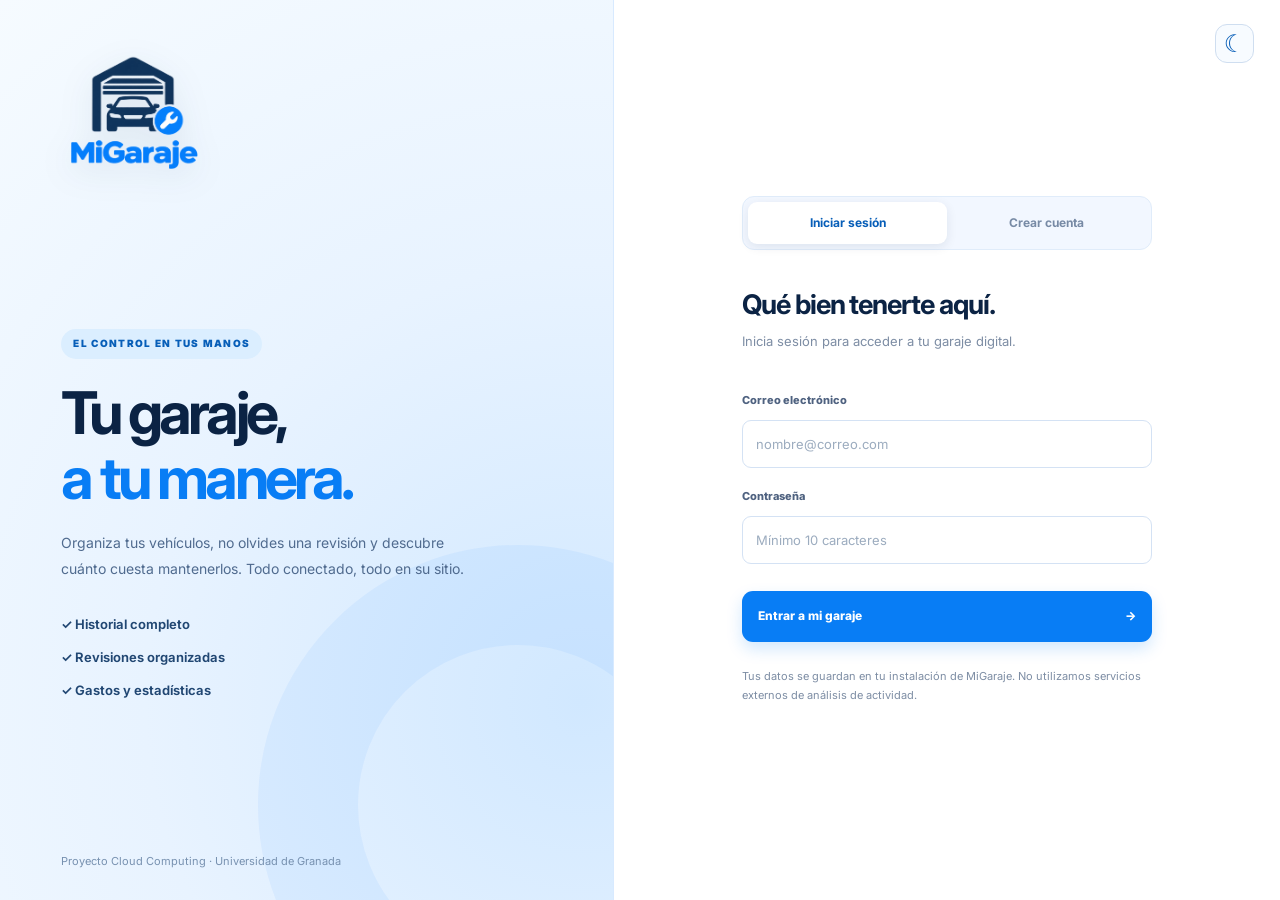
<file: frontend/index.html>
<!doctype html>
<html lang="es">
<head>
  <meta charset="utf-8">
  <meta name="viewport" content="width=device-width, initial-scale=1">
  <meta name="theme-color" content="#087df5">
  <meta name="description" content="MiGaraje: gestiona tus vehículos, mantenimientos, avisos y gastos desde una sola aplicación.">
  <title>MiGaraje · Tu garaje digital</title>
  <link rel="icon" href="MiGaraje.png" type="image/png">
  <script src="js/theme.js"></script>
  <link rel="stylesheet" href="css/style.css">
  <script src="js/app.js" defer></script>
</head>
<body>
  <div class="app-shell" id="appShell" hidden>
    <aside class="sidebar" id="sidebar">
      <div class="sidebar-top"><a href="#dashboard" class="brand" aria-label="MiGaraje inicio"><img src="MiGaraje.png" alt="" class="brand-logo" width="52" height="52"><span class="brand-wordmark">MiGaraje<small>Tu espacio motor</small></span></a><button class="icon-button mobile-close" id="closeMenu" aria-label="Cerrar menú">×</button></div>
      <div class="nav-caption">ESPACIO PERSONAL</div>
      <nav class="main-nav" aria-label="Secciones de la aplicación">
        <button data-view="dashboard" class="nav-item active"><span>◫</span> Resumen</button>
        <button data-view="vehicles" class="nav-item"><span>🚘</span> Mis vehículos</button>
        <button data-view="maintenances" class="nav-item"><span>🔧</span> Historial</button>
        <button data-view="rules" class="nav-item"><span>↻</span> Reglas periódicas</button>
        <button data-view="tasks" class="nav-item"><span>☑</span> Próximas tareas</button>
        <button data-view="calendar" class="nav-item"><span>▦</span> Calendario</button>
        <button data-view="statistics" class="nav-item"><span>▥</span> Estadísticas</button>
      </nav>
      <div class="nav-caption spacing">TU CUENTA</div>
      <nav class="main-nav" aria-label="Cuenta y preferencias">
        <button data-view="notifications" class="nav-item"><span>♧</span> Notificaciones <b id="navUnread" class="nav-unread" hidden>0</b></button>
        <button data-view="profile" class="nav-item"><span>◉</span> Mi perfil</button>
      </nav>
      <div id="adminNav" hidden><div class="nav-caption spacing">ADMINISTRACIÓN</div><nav class="main-nav" aria-label="Administración"><button data-view="admin" class="nav-item"><span>🛡️</span> Panel global <small class="admin-only-label">Solo lectura</small></button></nav></div>
      <div class="sidebar-bottom"><div class="sidebar-tip"><strong>Un vehículo bien cuidado</strong><p>Empieza registrando un vehículo y sus próximas revisiones.</p></div><div class="sidebar-account"><span class="avatar" id="sideAvatar">U</span><span class="account-name"><b id="sideName">Usuario</b><small id="sideEmail"></small></span><button id="logoutButton" class="icon-button" title="Cerrar sesión" aria-label="Cerrar sesión">↪</button></div></div>
    </aside>
    <div class="main-area"><header class="topbar"><button id="menuButton" class="icon-button hamburger" aria-label="Abrir menú">☰</button><div class="breadcrumb">MiGaraje <span>/</span> <strong id="crumb">Resumen</strong></div><div class="top-actions"><span class="top-date" id="today"></span><button class="theme-toggle" type="button" aria-label="Activar modo oscuro" aria-pressed="false" title="Activar modo oscuro"><span class="theme-moon" aria-hidden="true">☾</span><span class="theme-sun" aria-hidden="true">☀</span></button><button class="notification-button" data-view="notifications" aria-label="Ver notificaciones">♧<span id="headerUnread" hidden></span></button><button class="user-chip" data-view="profile"><span id="topAvatar" class="avatar">U</span><span id="topName">Usuario</span></button></div></header>
      <main class="content" id="mainContent"><section class="page-heading"><div><div class="eyebrow" id="viewEyebrow">TU ESPACIO</div><h1 id="viewTitle">Resumen de tu garaje</h1><p id="viewSubtitle">Toda tu información en un solo lugar.</p></div><div class="heading-actions" id="viewActions"></div></section><div id="viewContent" aria-live="polite"></div></main>
      <footer class="app-footer">MiGaraje · Proyecto Cloud Computing UGR · Mercedes Lorenzo Aragón <span>La información del mantenimiento debe contrastarse con el fabricante.</span></footer>
    </div>
  </div>
  <section class="auth-layout" id="authScreen" aria-label="Acceso a MiGaraje"><div class="auth-promo"><div class="auth-brand"><img src="MiGaraje.png" class="auth-brand-logo" alt="MiGaraje" width="160" height="154"></div><div class="auth-promo-content"><span class="promo-pill">EL CONTROL EN TUS MANOS</span><h1>Tu garaje,<br><em>a tu manera.</em></h1><p>Organiza tus vehículos, no olvides una revisión y descubre cuánto cuesta mantenerlos. Todo conectado, todo en su sitio.</p><div class="promo-features"><span>✓ Historial completo</span><span>✓ Revisiones organizadas</span><span>✓ Gastos y estadísticas</span></div></div><div class="promo-foot">Proyecto Cloud Computing · Universidad de Granada</div></div><div class="auth-side"><button class="theme-toggle auth-theme-toggle" type="button" aria-label="Activar modo oscuro" aria-pressed="false" title="Activar modo oscuro"><span class="theme-moon" aria-hidden="true">☾</span><span class="theme-sun" aria-hidden="true">☀</span></button><div class="auth-panel"><div class="auth-mobile-brand"><img src="MiGaraje.png" alt="MiGaraje" width="104" height="100"></div><div class="auth-tabs" role="tablist" aria-label="Acceso"><button id="tabLogin" class="selected" type="button">Iniciar sesión</button><button id="tabRegister" type="button">Crear cuenta</button></div><h2 id="authTitle">Qué bien tenerte aquí.</h2><p id="authSubtitle">Inicia sesión para acceder a tu garaje digital.</p><form id="authForm"><div class="auth-name" id="authNameRow" hidden><label for="authName">Nombre completo</label><input id="authName" name="full_name" placeholder="Tu nombre" minlength="2" autocomplete="name"></div><label for="authEmail">Correo electrónico</label><input id="authEmail" name="email" type="email" placeholder="nombre@correo.com" autocomplete="email" required><label for="authPassword">Contraseña</label><input id="authPassword" name="password" type="password" placeholder="Mínimo 10 caracteres" minlength="10" required autocomplete="current-password"><p class="auth-error" id="authError" role="alert" hidden></p><button class="btn primary auth-submit" id="authSubmit" type="submit">Entrar a mi garaje <span>→</span></button></form><p class="auth-legal">Tus datos se guardan en tu instalación de MiGaraje. No utilizamos servicios externos de análisis de actividad.</p></div></div></section>
  <div id="modalRoot"></div><div id="toastRoot" class="toast-root" role="status" aria-live="polite"></div>
</body>
</html>
</file>
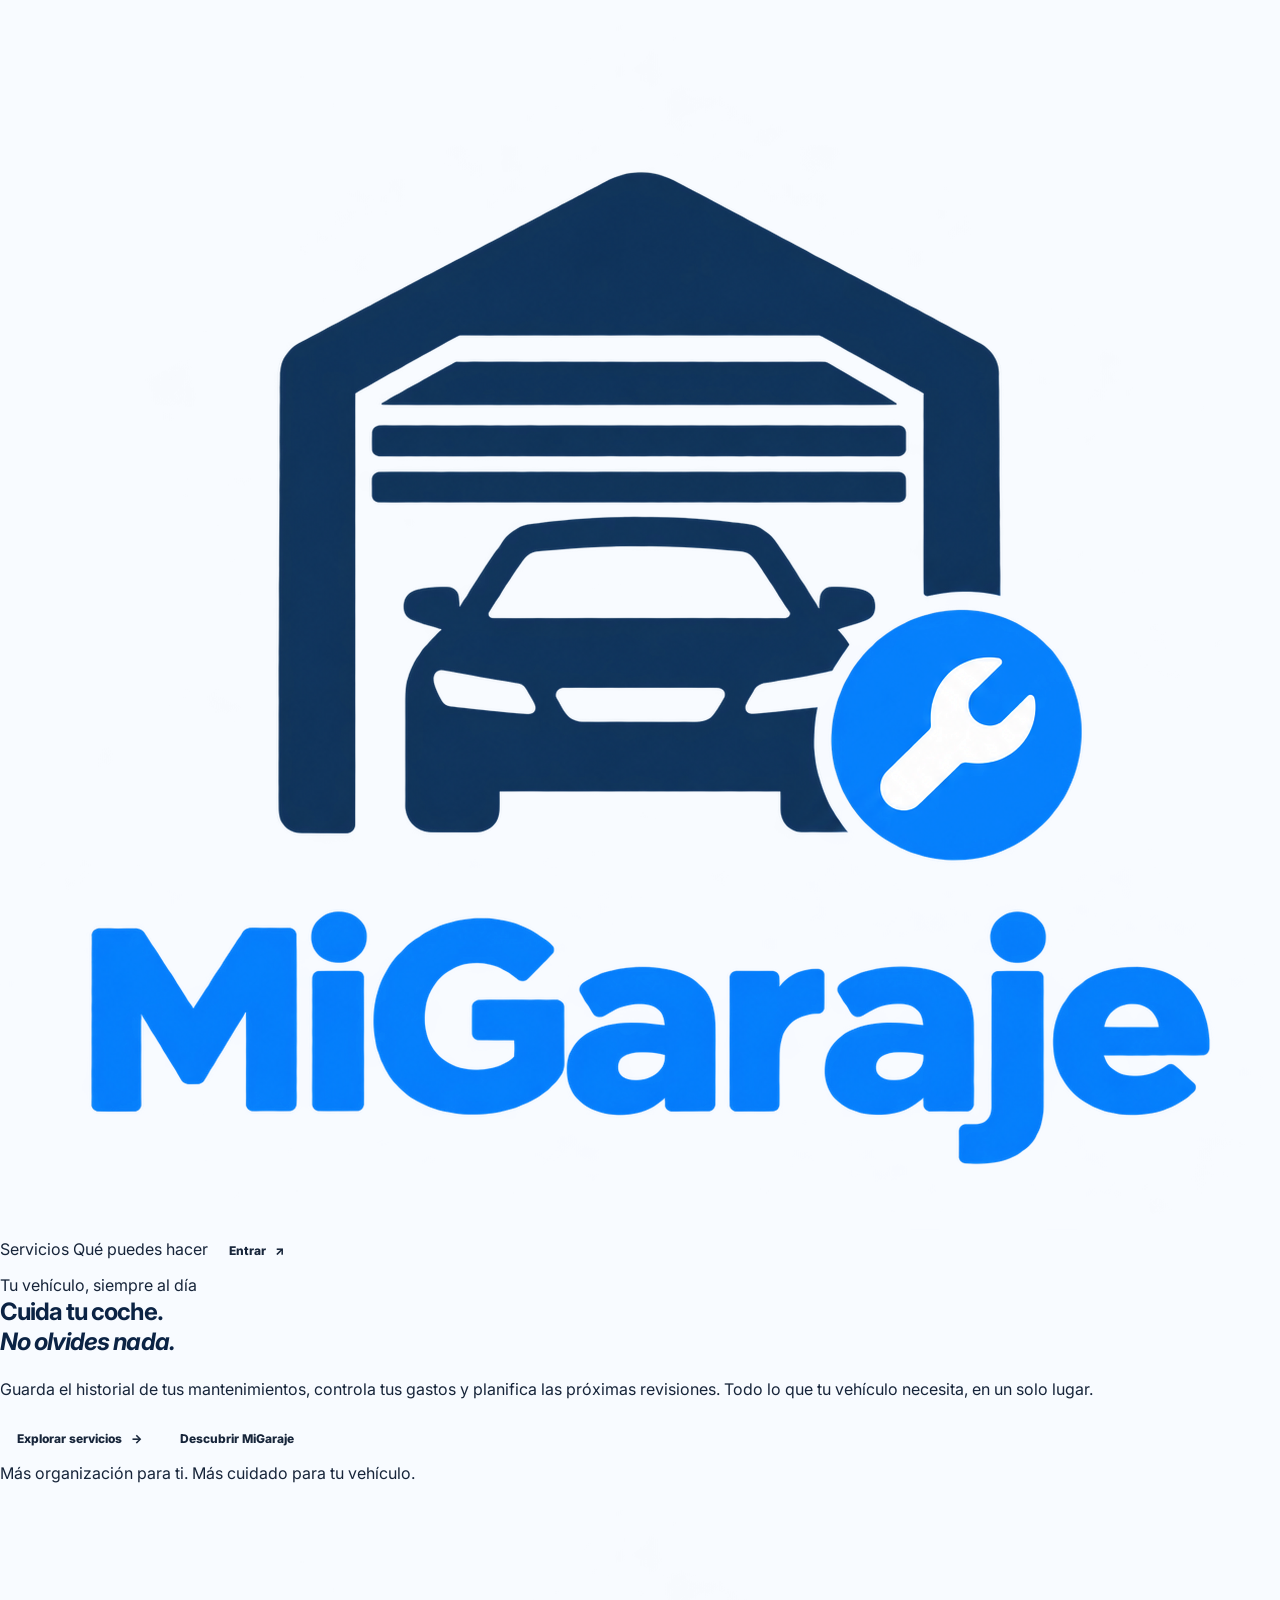
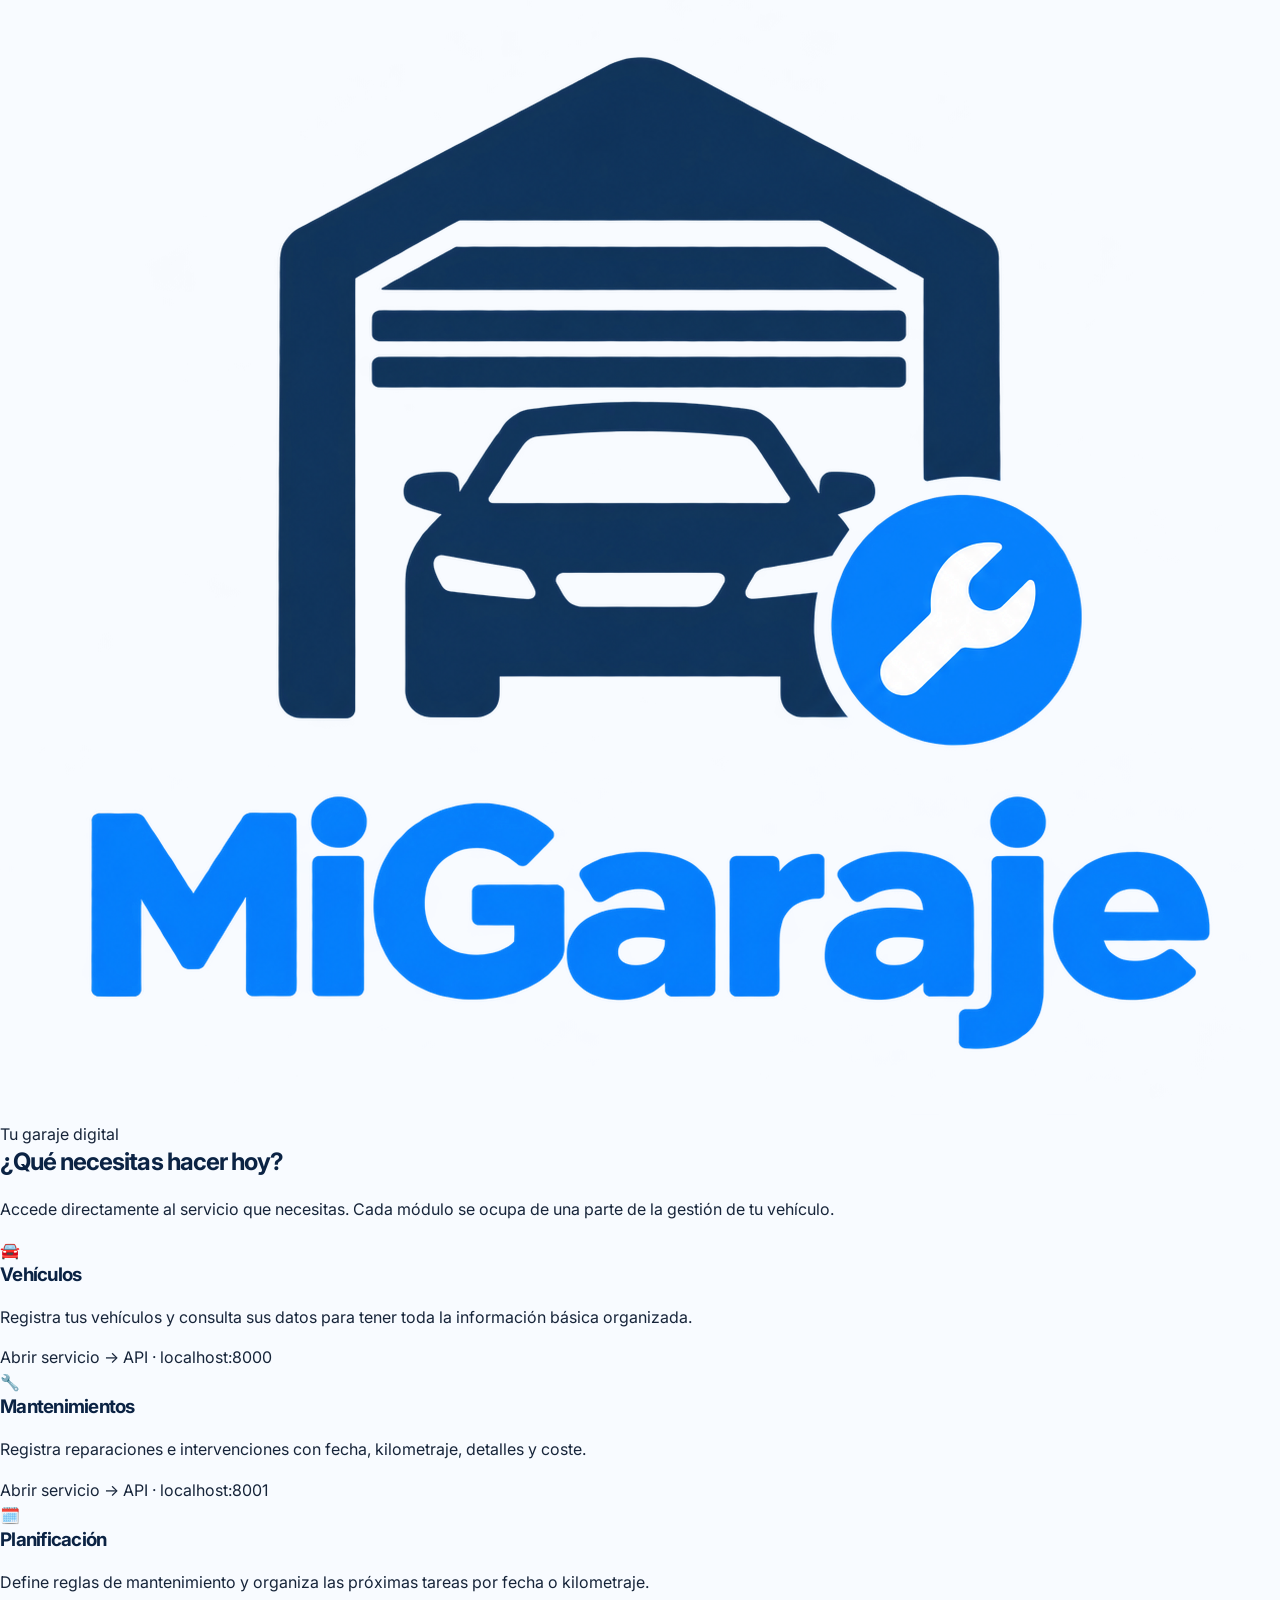
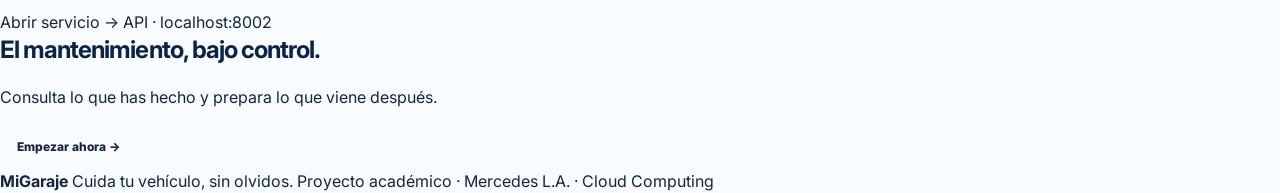
<file: frontend/indexv1.html>
<!DOCTYPE html>
<html lang="es">
<head>
    <meta charset="UTF-8">
    <meta name="viewport" content="width=device-width, initial-scale=1.0">
    <meta
        name="description"
        content="MiGaraje: historial y planificación del mantenimiento de tus vehículos"
    >

    <title>MiGaraje | Tu vehículo, siempre al día</title>

    <link rel="stylesheet" href="css/style.css">
</head>

<body>
    <!-- Cabecera y navegación -->
    <header>
        <div class="wrap nav">
            <a class="brand" href="#" aria-label="MiGaraje, inicio">
                <img src="MiGaraje.png" alt="Logo de MiGaraje">
                <span>MiGaraje</span>
            </a>

            <nav class="links" aria-label="Navegación principal">
                <a href="#servicios">Servicios</a>
                <a href="#sobre">Qué puedes hacer</a>
                <a class="btn navbtn" href="#servicios">
                    Entrar <span>↗</span>
                </a>
            </nav>
        </div>
    </header>

    <main>
        <!-- Presentación principal -->
        <section class="hero">
            <div class="wrap hero-grid">
                <div>
                    <div class="pill">
                        <span class="dot"></span>
                        Tu vehículo, siempre al día
                    </div>

                    <h1>
                        Cuida tu coche.<br>
                        <em>No olvides nada.</em>
                    </h1>

                    <p>
                        Guarda el historial de tus mantenimientos, controla
                        tus gastos y planifica las próximas revisiones.
                        Todo lo que tu vehículo necesita, en un solo lugar.
                    </p>

                    <div class="actions">
                        <a class="btn" href="#servicios">
                            Explorar servicios <span>→</span>
                        </a>

                        <a class="btn light" href="#sobre">
                            Descubrir MiGaraje
                        </a>
                    </div>

                    <div class="note">
                        Más organización para ti. Más cuidado para tu vehículo.
                    </div>
                </div>

                <!-- Logotipo destacado -->
                <div class="logo-stage">
                    <div class="halo"></div>

                    <div class="logo-card">
                        <img
                            src="MiGaraje.png"
                            alt="Logotipo de MiGaraje: garaje, coche y llave inglesa"
                        >
                    </div>
                </div>
            </div>
        </section>

        <!-- Acceso a los microservicios -->
        <section class="section" id="servicios">
            <div class="wrap">
                <div class="heading">
                    <div class="kicker">Tu garaje digital</div>

                    <h2>¿Qué necesitas hacer hoy?</h2>

                    <p>
                        Accede directamente al servicio que necesitas.
                        Cada módulo se ocupa de una parte de la gestión
                        de tu vehículo.
                    </p>
                </div>

                <div class="cards">
                    <!-- Servicio de vehículos -->
                    <article class="card">
                        <div class="ico" aria-hidden="true">🚘</div>

                        <h3>Vehículos</h3>

                        <p>
                            Registra tus vehículos y consulta sus datos
                            para tener toda la información básica organizada.
                        </p>

                        <a
                            class="card-link"
                            href="http://localhost:8000/docs"
                            target="_blank"
                            rel="noopener noreferrer"
                        >
                            Abrir servicio →
                        </a>

                        <span class="url">API · localhost:8000</span>
                    </article>

                    <!-- Servicio de mantenimientos -->
                    <article class="card">
                        <div class="ico" aria-hidden="true">🔧</div>

                        <h3>Mantenimientos</h3>

                        <p>
                            Registra reparaciones e intervenciones con fecha,
                            kilometraje, detalles y coste.
                        </p>

                        <a
                            class="card-link"
                            href="http://localhost:8001/docs"
                            target="_blank"
                            rel="noopener noreferrer"
                        >
                            Abrir servicio →
                        </a>

                        <span class="url">API · localhost:8001</span>
                    </article>

                    <!-- Servicio de planificación -->
                    <article class="card">
                        <div class="ico" aria-hidden="true">🗓️</div>

                        <h3>Planificación</h3>

                        <p>
                            Define reglas de mantenimiento y organiza
                            las próximas tareas por fecha o kilometraje.
                        </p>

                        <a
                            class="card-link"
                            href="http://localhost:8002/docs"
                            target="_blank"
                            rel="noopener noreferrer"
                        >
                            Abrir servicio →
                        </a>

                        <span class="url">API · localhost:8002</span>
                    </article>
                </div>
            </div>
        </section>

        <!-- Llamada a la acción -->
        <section class="band" id="sobre">
            <div class="wrap">
                <div class="band-inner">
                    <div>
                        <h2>El mantenimiento, bajo control.</h2>

                        <p>
                            Consulta lo que has hecho y prepara lo que viene
                            después.
                        </p>
                    </div>

                    <a class="btn" href="#servicios">
                        Empezar ahora →
                    </a>
                </div>
            </div>
        </section>
    </main>

    <!-- Pie de página -->
    <footer>
        <div class="wrap foot">
            <strong>MiGaraje</strong>

            <span>Cuida tu vehículo, sin olvidos.</span>

            <span>Proyecto académico · Mercedes L.A. · Cloud Computing</span>
        </div>
    </footer>
</body>
</html>
</file>
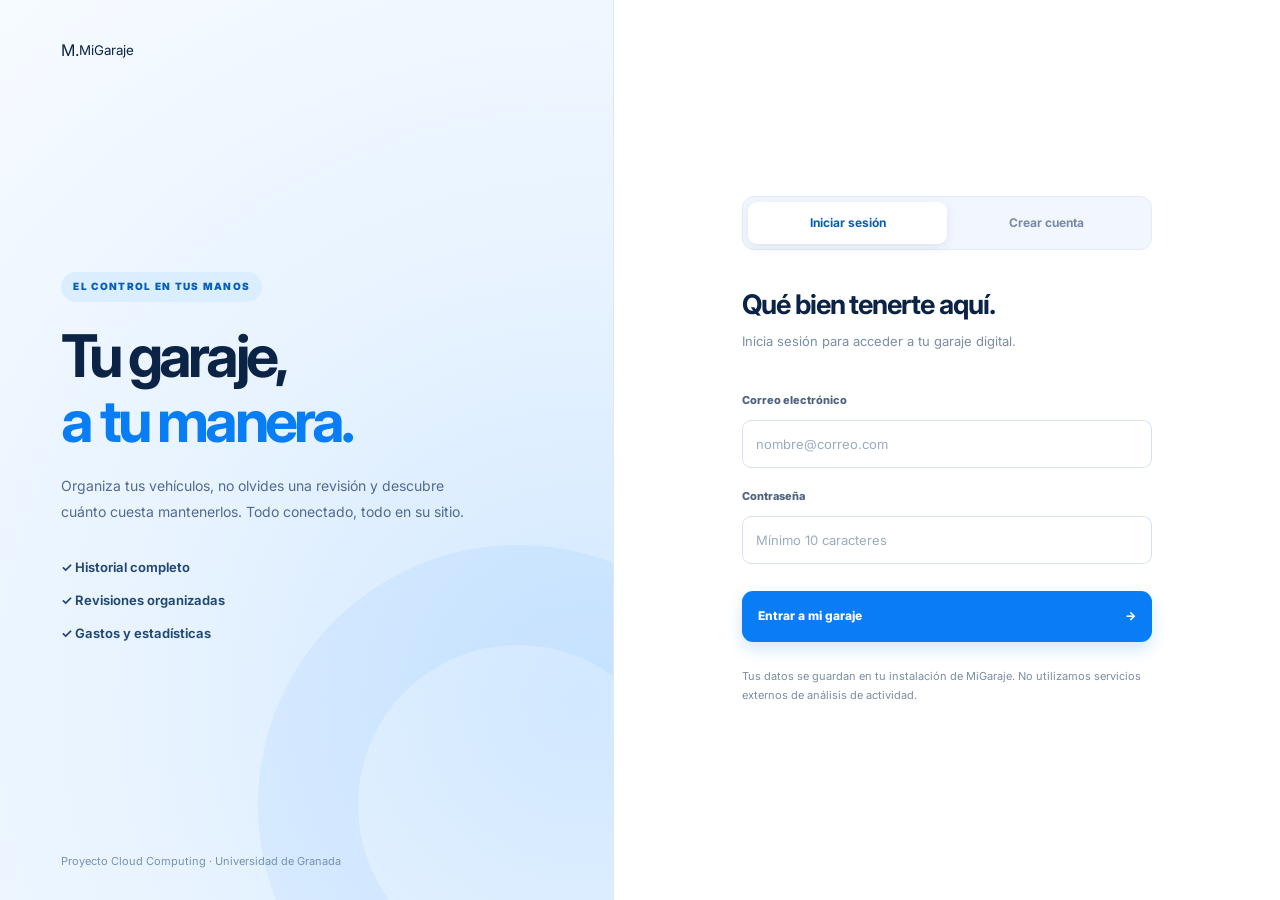
<file: frontend/indexv2.html>
<!doctype html>
<html lang="es">
<head>
  <meta charset="utf-8">
  <meta name="viewport" content="width=device-width, initial-scale=1">
  <meta name="theme-color" content="#102c35">
  <meta name="description" content="MiGaraje: gestiona tus vehículos, mantenimientos, avisos y gastos desde una sola aplicación.">
  <title>MiGaraje · Tu garaje digital</title>
  <link rel="icon" href="MiGaraje.png" type="image/png">
  <link rel="stylesheet" href="css/style.css">
  <script src="js/app.js" defer></script>
</head>
<body>
  <div class="app-shell" id="appShell" hidden>
    <aside class="sidebar" id="sidebar">
      <div class="sidebar-top"><a href="#dashboard" class="brand" aria-label="MiGaraje inicio"><span class="brand-icon">M<span class="brand-dot">.</span></span><span>MiGaraje<small>Tu espacio motor</small></span></a><button class="icon-button mobile-close" id="closeMenu" aria-label="Cerrar menú">×</button></div>
      <div class="nav-caption">ESPACIO PERSONAL</div>
      <nav class="main-nav" aria-label="Secciones de la aplicación">
        <button data-view="dashboard" class="nav-item active"><span>◫</span> Resumen</button>
        <button data-view="vehicles" class="nav-item"><span>🚘</span> Mis vehículos</button>
        <button data-view="maintenances" class="nav-item"><span>🔧</span> Historial</button>
        <button data-view="rules" class="nav-item"><span>↻</span> Reglas periódicas</button>
        <button data-view="tasks" class="nav-item"><span>☑</span> Próximas tareas</button>
        <button data-view="calendar" class="nav-item"><span>▦</span> Calendario</button>
        <button data-view="statistics" class="nav-item"><span>▥</span> Estadísticas</button>
      </nav>
      <div class="nav-caption spacing">TU CUENTA</div>
      <nav class="main-nav" aria-label="Cuenta y preferencias">
        <button data-view="notifications" class="nav-item"><span>♧</span> Notificaciones <b id="navUnread" class="nav-unread" hidden>0</b></button>
        <button data-view="profile" class="nav-item"><span>◉</span> Mi perfil</button>
      </nav>
      <div class="sidebar-bottom"><div class="sidebar-tip"><strong>Un vehículo bien cuidado</strong><p>Empieza registrando un vehículo y sus próximas revisiones.</p></div><div class="sidebar-account"><span class="avatar" id="sideAvatar">U</span><span class="account-name"><b id="sideName">Usuario</b><small id="sideEmail"></small></span><button id="logoutButton" class="icon-button" title="Cerrar sesión" aria-label="Cerrar sesión">↪</button></div></div>
    </aside>
    <div class="main-area"><header class="topbar"><button id="menuButton" class="icon-button hamburger" aria-label="Abrir menú">☰</button><div class="breadcrumb">MiGaraje <span>/</span> <strong id="crumb">Resumen</strong></div><div class="top-actions"><span class="top-date" id="today"></span><button class="notification-button" data-view="notifications" aria-label="Ver notificaciones">♧<span id="headerUnread" hidden></span></button><button class="user-chip" data-view="profile"><span id="topAvatar" class="avatar">U</span><span id="topName">Usuario</span></button></div></header>
      <main class="content" id="mainContent"><section class="page-heading"><div><div class="eyebrow" id="viewEyebrow">TU ESPACIO</div><h1 id="viewTitle">Resumen de tu garaje</h1><p id="viewSubtitle">Toda tu información en un solo lugar.</p></div><div class="heading-actions" id="viewActions"></div></section><div id="viewContent" aria-live="polite"></div></main>
      <footer class="app-footer">MiGaraje · Proyecto Cloud Computing UGR · Mercedes Lorenzo Aragón <span>La información del mantenimiento debe contrastarse con el fabricante.</span></footer>
    </div>
  </div>
  <section class="auth-layout" id="authScreen" aria-label="Acceso a MiGaraje"><div class="auth-promo"><div class="auth-brand">M<span>.</span> <small>MiGaraje</small></div><div class="auth-promo-content"><span class="promo-pill">EL CONTROL EN TUS MANOS</span><h1>Tu garaje,<br><em>a tu manera.</em></h1><p>Organiza tus vehículos, no olvides una revisión y descubre cuánto cuesta mantenerlos. Todo conectado, todo en su sitio.</p><div class="promo-features"><span>✓ Historial completo</span><span>✓ Revisiones organizadas</span><span>✓ Gastos y estadísticas</span></div></div><div class="promo-foot">Proyecto Cloud Computing · Universidad de Granada</div></div><div class="auth-side"><div class="auth-panel"><div class="auth-mobile-brand">M<span>.</span> MiGaraje</div><div class="auth-tabs" role="tablist" aria-label="Acceso"><button id="tabLogin" class="selected" type="button">Iniciar sesión</button><button id="tabRegister" type="button">Crear cuenta</button></div><h2 id="authTitle">Qué bien tenerte aquí.</h2><p id="authSubtitle">Inicia sesión para acceder a tu garaje digital.</p><form id="authForm"><div class="auth-name" id="authNameRow" hidden><label for="authName">Nombre completo</label><input id="authName" name="full_name" placeholder="Tu nombre" minlength="2" autocomplete="name"></div><label for="authEmail">Correo electrónico</label><input id="authEmail" name="email" type="email" placeholder="nombre@correo.com" autocomplete="email" required><label for="authPassword">Contraseña</label><input id="authPassword" name="password" type="password" placeholder="Mínimo 10 caracteres" minlength="10" required autocomplete="current-password"><p class="auth-error" id="authError" role="alert" hidden></p><button class="btn primary auth-submit" id="authSubmit" type="submit">Entrar a mi garaje <span>→</span></button></form><p class="auth-legal">Tus datos se guardan en tu instalación de MiGaraje. No utilizamos servicios externos de análisis de actividad.</p></div></div></section>
  <div id="modalRoot"></div><div id="toastRoot" class="toast-root" role="status" aria-live="polite"></div>
</body>
</html>
</file>
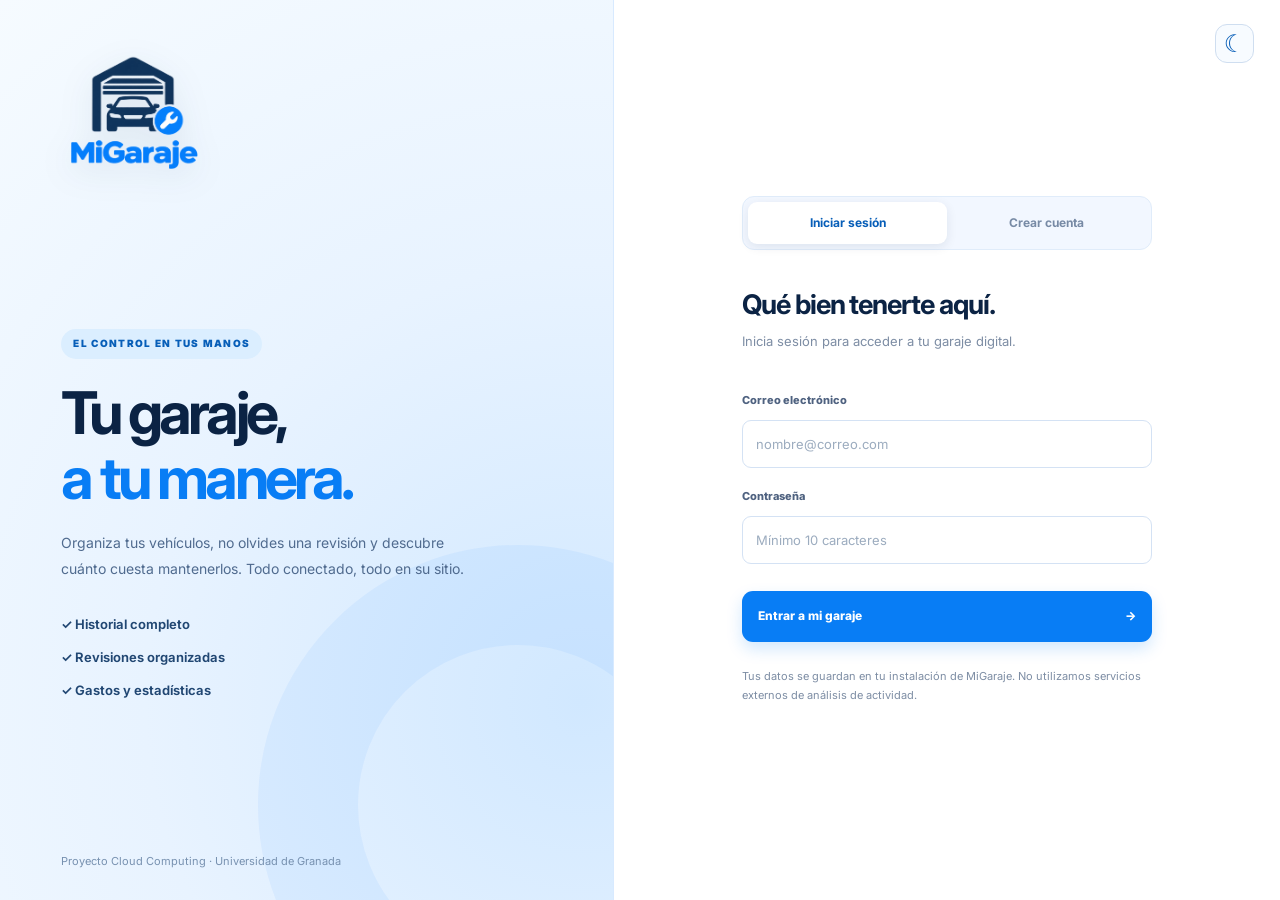
<file: frontend/indexv3.html>
<!doctype html>
<html lang="es">
<head>
  <meta charset="utf-8">
  <meta name="viewport" content="width=device-width, initial-scale=1">
  <meta name="theme-color" content="#087df5">
  <meta name="description" content="MiGaraje: gestiona tus vehículos, mantenimientos, avisos y gastos desde una sola aplicación.">
  <title>MiGaraje · Tu garaje digital</title>
  <link rel="icon" href="MiGaraje.png" type="image/png">
  <script src="js/theme.js"></script>
  <link rel="stylesheet" href="css/style.css">
  <script src="js/app.js" defer></script>
</head>
<body>
  <div class="app-shell" id="appShell" hidden>
    <aside class="sidebar" id="sidebar">
      <div class="sidebar-top"><a href="#dashboard" class="brand" aria-label="MiGaraje inicio"><img src="MiGaraje.png" alt="" class="brand-logo" width="52" height="52"><span class="brand-wordmark">MiGaraje<small>Tu espacio motor</small></span></a><button class="icon-button mobile-close" id="closeMenu" aria-label="Cerrar menú">×</button></div>
      <div class="nav-caption">ESPACIO PERSONAL</div>
      <nav class="main-nav" aria-label="Secciones de la aplicación">
        <button data-view="dashboard" class="nav-item active"><span>◫</span> Resumen</button>
        <button data-view="vehicles" class="nav-item"><span>🚘</span> Mis vehículos</button>
        <button data-view="maintenances" class="nav-item"><span>🔧</span> Historial</button>
        <button data-view="rules" class="nav-item"><span>↻</span> Reglas periódicas</button>
        <button data-view="tasks" class="nav-item"><span>☑</span> Próximas tareas</button>
        <button data-view="calendar" class="nav-item"><span>▦</span> Calendario</button>
        <button data-view="statistics" class="nav-item"><span>▥</span> Estadísticas</button>
      </nav>
      <div class="nav-caption spacing">TU CUENTA</div>
      <nav class="main-nav" aria-label="Cuenta y preferencias">
        <button data-view="notifications" class="nav-item"><span>♧</span> Notificaciones <b id="navUnread" class="nav-unread" hidden>0</b></button>
        <button data-view="profile" class="nav-item"><span>◉</span> Mi perfil</button>
      </nav>
      <div class="sidebar-bottom"><div class="sidebar-tip"><strong>Un vehículo bien cuidado</strong><p>Empieza registrando un vehículo y sus próximas revisiones.</p></div><div class="sidebar-account"><span class="avatar" id="sideAvatar">U</span><span class="account-name"><b id="sideName">Usuario</b><small id="sideEmail"></small></span><button id="logoutButton" class="icon-button" title="Cerrar sesión" aria-label="Cerrar sesión">↪</button></div></div>
    </aside>
    <div class="main-area"><header class="topbar"><button id="menuButton" class="icon-button hamburger" aria-label="Abrir menú">☰</button><div class="breadcrumb">MiGaraje <span>/</span> <strong id="crumb">Resumen</strong></div><div class="top-actions"><span class="top-date" id="today"></span><button class="theme-toggle" type="button" aria-label="Activar modo oscuro" aria-pressed="false" title="Activar modo oscuro"><span class="theme-moon" aria-hidden="true">☾</span><span class="theme-sun" aria-hidden="true">☀</span></button><button class="notification-button" data-view="notifications" aria-label="Ver notificaciones">♧<span id="headerUnread" hidden></span></button><button class="user-chip" data-view="profile"><span id="topAvatar" class="avatar">U</span><span id="topName">Usuario</span></button></div></header>
      <main class="content" id="mainContent"><section class="page-heading"><div><div class="eyebrow" id="viewEyebrow">TU ESPACIO</div><h1 id="viewTitle">Resumen de tu garaje</h1><p id="viewSubtitle">Toda tu información en un solo lugar.</p></div><div class="heading-actions" id="viewActions"></div></section><div id="viewContent" aria-live="polite"></div></main>
      <footer class="app-footer">MiGaraje · Proyecto Cloud Computing UGR · Mercedes Lorenzo Aragón <span>La información del mantenimiento debe contrastarse con el fabricante.</span></footer>
    </div>
  </div>
  <section class="auth-layout" id="authScreen" aria-label="Acceso a MiGaraje"><div class="auth-promo"><div class="auth-brand"><img src="MiGaraje.png" class="auth-brand-logo" alt="MiGaraje" width="160" height="154"></div><div class="auth-promo-content"><span class="promo-pill">EL CONTROL EN TUS MANOS</span><h1>Tu garaje,<br><em>a tu manera.</em></h1><p>Organiza tus vehículos, no olvides una revisión y descubre cuánto cuesta mantenerlos. Todo conectado, todo en su sitio.</p><div class="promo-features"><span>✓ Historial completo</span><span>✓ Revisiones organizadas</span><span>✓ Gastos y estadísticas</span></div></div><div class="promo-foot">Proyecto Cloud Computing · Universidad de Granada</div></div><div class="auth-side"><button class="theme-toggle auth-theme-toggle" type="button" aria-label="Activar modo oscuro" aria-pressed="false" title="Activar modo oscuro"><span class="theme-moon" aria-hidden="true">☾</span><span class="theme-sun" aria-hidden="true">☀</span></button><div class="auth-panel"><div class="auth-mobile-brand"><img src="MiGaraje.png" alt="MiGaraje" width="104" height="100"></div><div class="auth-tabs" role="tablist" aria-label="Acceso"><button id="tabLogin" class="selected" type="button">Iniciar sesión</button><button id="tabRegister" type="button">Crear cuenta</button></div><h2 id="authTitle">Qué bien tenerte aquí.</h2><p id="authSubtitle">Inicia sesión para acceder a tu garaje digital.</p><form id="authForm"><div class="auth-name" id="authNameRow" hidden><label for="authName">Nombre completo</label><input id="authName" name="full_name" placeholder="Tu nombre" minlength="2" autocomplete="name"></div><label for="authEmail">Correo electrónico</label><input id="authEmail" name="email" type="email" placeholder="nombre@correo.com" autocomplete="email" required><label for="authPassword">Contraseña</label><input id="authPassword" name="password" type="password" placeholder="Mínimo 10 caracteres" minlength="10" required autocomplete="current-password"><p class="auth-error" id="authError" role="alert" hidden></p><button class="btn primary auth-submit" id="authSubmit" type="submit">Entrar a mi garaje <span>→</span></button></form><p class="auth-legal">Tus datos se guardan en tu instalación de MiGaraje. No utilizamos servicios externos de análisis de actividad.</p></div></div></section>
  <div id="modalRoot"></div><div id="toastRoot" class="toast-root" role="status" aria-live="polite"></div>
</body>
</html>
</file>
<file: frontend/css/style.css>
/* ============================================================================
   MiGaraje | Tema azul claro
   Basado en la identidad de stylev1.css: #0b2344 · #087df5 · #eaf4ff.
   Compatible con index.html y app.js de la SPA original.
   ============================================================================ */
@import url('https://fonts.googleapis.com/css2?family=Inter:wght@400;500;600;700;800;900&display=swap');

/* 1. Identidad, accesibilidad y elementos base ============================== */
:root {
  font-family: Inter, system-ui, -apple-system, 'Segoe UI', sans-serif;
  color: #17253a;
  background: #f8fbff;
  font-synthesis: none;
  color-scheme: light;
  --navy: #0b2344;
  --navy2: #153d72;
  --blue: #087df5;
  --blue-hover: #0069dc;
  --blue-deep: #075eb8;
  --pale: #eaf4ff;
  --text: #17253a;
  --muted: #63738a;
  --border: #e2ebf5;
  --white: #fff;
  --canvas: #f8fbff;
  --shadow: 0 10px 30px rgb(11 35 68 / 5%);
  --shadow-hover: 0 16px 34px rgb(8 125 245 / 12%);
}
*, *::before, *::after { box-sizing: border-box; }
html { scroll-behavior: smooth; }
body { margin: 0; min-width: 320px; background: var(--canvas); color: var(--text); line-height: 1.55; }
button, input, textarea, select { font: inherit; }
button { cursor: pointer; }
button:disabled { opacity: .55; cursor: not-allowed; }
a { color: inherit; text-decoration: none; }
img { max-width: 100%; }
[hidden] { display: none !important; }
h1, h2, h3, h4, p { margin-top: 0; }
h1, h2, h3, h4 { color: var(--navy); line-height: 1.25; letter-spacing: -.04em; }
button:focus-visible, a:focus-visible, input:focus-visible,
select:focus-visible, textarea:focus-visible {
  outline: 3px solid #85bfff;
  outline-offset: 3px;
}
::selection { background: #b9dcff; color: #0b2344; }

/* 2. Estructura de la aplicación ============================================ */
.app-shell { display: flex; min-height: 100vh; }
.sidebar {
  width: 264px;
  flex-shrink: 0;
  min-height: 100vh;
  height: 100vh;
  padding: 23px 14px 16px;
  position: sticky;
  top: 0;
  z-index: 20;
  display: flex;
  flex-direction: column;
  background: #fff;
  color: var(--text);
  border-right: 1px solid var(--border);
  box-shadow: 6px 0 28px rgb(11 35 68 / 2%);
  overflow-y: auto;
  scrollbar-width: thin;
}
.sidebar-top {
  display: flex;
  justify-content: space-between;
  align-items: center;
  gap: 8px;
  padding: 0 9px 31px;
}
.brand { display: flex; gap: 10px; align-items: center; min-width: 0; color: var(--navy); font-size: 19px; font-weight: 900; letter-spacing: -.05em; }
.brand-logo { width: 57px; height: 57px; object-fit: contain; flex-shrink: 0; filter: drop-shadow(0 4px 8px rgb(8 125 245 / 8%)); }
.brand-wordmark { display: block; line-height: 1.12; white-space: nowrap; }
.brand small { display: block; margin-top: 5px; font-size: 10px; font-weight: 600; letter-spacing: .015em; color: #7b8ba3; }
.nav-caption { padding: 0 14px 12px; font-size: 10px; font-weight: 800; letter-spacing: .13em; color: #8d9bb0; }
.nav-caption.spacing { padding-top: 25px; }
.main-nav { display: grid; gap: 5px; }
.nav-item {
  width: 100%; display: flex; align-items: center; gap: 12px;
  padding: 12px 14px; border: 1px solid transparent; border-radius: 11px;
  background: transparent; color: #53657e; text-align: left;
  font-size: 13px; font-weight: 650; transition: background .18s, color .18s, border-color .18s;
}
.nav-item span { width: 21px; flex-shrink: 0; text-align: center; font-size: 17px; }
.nav-item:hover { background: #f3f8ff; color: var(--blue-deep); }
.nav-item.active { background: var(--pale); border-color: #d6e9ff; color: var(--blue-deep); font-weight: 800; }
.nav-unread { margin-left: auto; padding: 2px 7px; border-radius: 99px; background: #dbeeff; color: #075eb8; font-size: 10px; }
.sidebar-bottom { margin-top: auto; padding-top: 20px; }
.sidebar-tip {
  padding: 17px 16px; margin: 8px 2px 20px;
  border: 1px solid #d7eaff; border-radius: 14px;
  background: linear-gradient(135deg, #f3f9ff, #e8f3ff);
}
.sidebar-tip strong { color: var(--navy); font-size: 12px; }
.sidebar-tip p { margin: 7px 0 0; color: #617a9a; font-size: 11px; line-height: 1.65; }
.sidebar-account { border-top: 1px solid var(--border); padding: 16px 4px 0; display: flex; align-items: center; gap: 10px; }
.avatar {
  width: 35px; height: 35px; border: 1px solid #bdddff; border-radius: 50%;
  flex-shrink: 0; display: inline-grid; place-items: center;
  background: #e3f1ff; color: #0069dc; font-size: 13px; font-weight: 900;
}
.account-name { display: block; min-width: 0; flex: 1; }
.account-name b, .account-name small { display: block; overflow: hidden; white-space: nowrap; text-overflow: ellipsis; }
.account-name b { font-size: 12px; color: var(--navy); }
.account-name small { margin-top: 2px; color: #8495ae; font-size: 10px; }
.icon-button { padding: 7px; border: 0; border-radius: 9px; color: #5f7392; background: transparent; font-size: 20px; }
.icon-button:hover { color: var(--blue-deep); background: var(--pale); }
.main-area { flex: 1; min-width: 0; display: flex; flex-direction: column; }
.topbar {
  height: 75px; flex-shrink: 0; display: flex; align-items: center; justify-content: space-between;
  gap: 14px; padding: 0 37px; background: rgb(255 255 255 / 95%);
  border-bottom: 1px solid var(--border);
}
.breadcrumb { min-width: 0; color: #7c8ca5; font-size: 13px; }
.breadcrumb span { padding: 0 9px; color: #b8c8de; }
.breadcrumb strong { color: var(--navy); }
.top-actions { display: flex; align-items: center; gap: 20px; }
.top-date { color: #788ba6; font-size: 12px; }
.notification-button {
  position: relative; width: 37px; height: 37px; border-radius: 50%;
  border: 1px solid var(--border); background: #fff; color: #5073a4; font-size: 20px;
}
.notification-button:hover { background: var(--pale); border-color: #bedbfc; }
.notification-button span { position: absolute; right: 3px; top: 3px; width: 10px; height: 10px; border: 2px solid white; border-radius: 50%; background: #f59a23; }
.user-chip { display: flex; align-items: center; gap: 9px; padding: 4px 0; border: 0; background: transparent; color: var(--navy); font-size: 12px; font-weight: 750; }
.user-chip .avatar { width: 32px; height: 32px; }
.content { width: 100%; max-width: 1450px; min-height: calc(100vh - 133px); margin: 0 auto; padding: 37px 38px 65px; }
.page-heading { display: flex; justify-content: space-between; align-items: flex-start; gap: 20px; margin-bottom: 27px; }
.eyebrow { margin-bottom: 10px; color: var(--blue); font-size: 10px; font-weight: 900; letter-spacing: .17em; }
.page-heading h1 { margin: 0 0 7px; font-size: clamp(24px, 2.4vw, 30px); }
.page-heading p { margin: 0; color: var(--muted); font-size: 13px; line-height: 1.65; }
.heading-actions { display: flex; flex-wrap: wrap; align-items: center; justify-content: flex-end; gap: 9px; }

/* 3. Botones ================================================================ */
.btn {
  display: inline-flex; justify-content: center; align-items: center; gap: 9px;
  padding: 11px 16px; border: 1px solid transparent; border-radius: 11px;
  font-size: 12px; font-weight: 800; white-space: nowrap;
  transition: background .18s, border-color .18s, box-shadow .18s, transform .18s;
}
.btn.primary { background: var(--blue); color: #fff; box-shadow: 0 7px 16px rgb(8 125 245 / 18%); }
.btn.primary:hover { background: var(--blue-hover); transform: translateY(-1px); box-shadow: 0 10px 20px rgb(8 125 245 / 23%); }
.btn.outline { background: #fff; color: #28517f; border-color: #d2e2f3; }
.btn.outline:hover { background: #f1f7ff; border-color: #a7cffb; color: var(--blue-deep); }
.btn.danger { background: #fff0f0; border-color: #ffdada; color: #b44145; }
.btn.danger:hover { background: #ffe3e3; }
.btn.tiny { padding: 7px 10px; border-radius: 8px; font-size: 11px; }
.btn:disabled { opacity: .55; }

/* 4. Paneles, bienvenida y tarjetas ========================================= */
.stats-grid { display: grid; grid-template-columns: repeat(4, minmax(0, 1fr)); gap: 15px; margin-bottom: 23px; }
.stat-card, .panel, .vehicle-card {
  min-width: 0; background: #fff; border: 1px solid var(--border);
  border-radius: 15px; box-shadow: var(--shadow);
}
.stat-card { padding: 20px; }
.stat-card:hover, .vehicle-card:hover { border-color: #c2dcfc; box-shadow: var(--shadow-hover); }
.stat-head { display: flex; justify-content: space-between; align-items: center; gap: 8px; margin-bottom: 17px; }
.stat-head span:first-child { color: #657994; font-size: 12px; font-weight: 650; }
.stat-icon { display: grid; place-items: center; width: 36px; height: 36px; border-radius: 10px; color: var(--blue); background: var(--pale); font-size: 17px; }
.stat-card strong { display: block; font-size: 26px; letter-spacing: -.06em; color: var(--navy); overflow-wrap: anywhere; }
.stat-card small { display: block; margin-top: 7px; font-size: 11px; color: #8495ad; }
.layout-2 { display: grid; grid-template-columns: minmax(0, 1.7fr) minmax(280px, 1fr); gap: 18px; }
.panel { padding: 22px; margin-bottom: 18px; }
.panel-head { display: flex; align-items: flex-start; justify-content: space-between; gap: 15px; margin-bottom: 20px; }
.panel h2 { margin-bottom: 5px; font-size: 16px; }
.panel-sub { margin: 0; font-size: 12px; color: var(--muted); }
.panel-link { border: 0; background: none; color: var(--blue); font-size: 12px; font-weight: 800; }
.panel-link:hover, .inline-link:hover { color: var(--blue-deep); text-decoration: underline; }
.welcome-banner {
  position: relative; overflow: hidden; display: flex; align-items: center; justify-content: space-between;
  gap: 20px; margin-bottom: 22px; padding: 28px 31px;
  border: 1px solid #c9e2ff; border-radius: 17px;
  background: linear-gradient(114deg, #f9fcff 0%, #eaf4ff 60%, #d9ecff 100%);
  color: var(--navy);
}
.welcome-banner::after {
  content: ''; position: absolute; right: -54px; top: -85px; width: 330px; height: 330px;
  border-radius: 50%; border: 65px solid rgb(8 125 245 / 6%); pointer-events: none;
}
.welcome-banner h2 { margin-bottom: 7px; font-size: 22px; color: var(--navy); }
.welcome-banner p { max-width: 580px; margin: 0; color: #526d90; font-size: 12px; line-height: 1.7; }
.welcome-banner .btn { position: relative; z-index: 1; flex-shrink: 0; background: var(--blue); color: #fff; box-shadow: 0 8px 18px rgb(8 125 245 / 17%); }
.welcome-banner .btn:hover { background: var(--blue-hover); }

/* 5. Listados y registros =================================================== */
.table-wrap { overflow-x: auto; border-radius: 10px; }
.data-table { min-width: 500px; width: 100%; border-collapse: collapse; font-size: 12px; }
.data-table th { padding: 12px; text-align: left; background: #f3f8ff; color: #6c83a1; font-size: 10px; font-weight: 800; letter-spacing: .07em; text-transform: uppercase; }
.data-table td { padding: 14px 12px; border-bottom: 1px solid #eaf1f9; color: #425a78; vertical-align: middle; }
.data-table tr:last-child td { border-bottom: 0; }
.data-table tbody tr:hover { background: #fbfdff; }
.data-table td strong { color: var(--navy); }
.data-table td small { display: block; margin-top: 3px; color: #8a9db5; }
.badge { display: inline-flex; align-items: center; padding: 5px 9px; border-radius: 99px; font-size: 10px; font-weight: 800; background: #eff3f9; color: #5c6f8d; }
.badge.completed { background: #e1efff; color: #1167ba; }
.badge.upcoming { background: #fff3df; color: #a16b11; }
.badge.overdue { background: #ffece9; color: #ba5149; }
.badge.pending { background: #edf2fb; color: #65759c; }
.empty { padding: 42px 20px; text-align: center; color: #8598b2; }
.empty-icon { display: grid; place-items: center; margin: 0 auto 15px; width: 59px; height: 59px; border-radius: 18px; background: var(--pale); font-size: 27px; }
.empty strong { display: block; margin-bottom: 6px; color: var(--navy); font-size: 14px; }
.empty p { max-width: 360px; margin: 0 auto 18px; font-size: 12px; line-height: 1.7; }
.vehicle-grid { display: grid; grid-template-columns: repeat(3, minmax(0, 1fr)); gap: 18px; }
.vehicle-card { position: relative; padding: 22px; transition: box-shadow .2s, border-color .2s; }
.vehicle-art {
  display: grid; place-items: center; height: 100px; margin-bottom: 17px;
  border: 1px solid #e0efff; border-radius: 12px;
  background: linear-gradient(135deg, #edf6ff, #f8fcff); font-size: 52px;
}
.vehicle-card h3 { margin: 0 0 5px; font-size: 18px; }
.vehicle-card p { margin-bottom: 15px; color: var(--muted); font-size: 12px; }
.vehicle-meta { display: flex; flex-wrap: wrap; gap: 8px; }
.vehicle-meta span { padding: 5px 9px; border: 1px solid #e0eafb; border-radius: 7px; background: #f8fbff; color: #58708f; font-size: 11px; }
.card-actions { display: flex; justify-content: space-between; flex-wrap: wrap; gap: 8px; margin-top: 17px; padding-top: 16px; border-top: 1px solid var(--border); }
.toolbar { display: flex; justify-content: space-between; align-items: center; flex-wrap: wrap; gap: 10px; margin-bottom: 18px; }
.toolbar input, .toolbar select, .filters select {
  min-width: 175px; padding: 10px 12px; border: 1px solid #d3e2f4;
  border-radius: 9px; background: #fff; color: #365171; font-size: 12px;
}
.filters { display: flex; gap: 9px; flex-wrap: wrap; }
.muted { color: var(--muted); }
.money { font-weight: 800; color: var(--navy); font-variant-numeric: tabular-nums; }
.rows { display: grid; gap: 10px; }
.task-row { display: flex; align-items: center; gap: 14px; padding: 15px; border: 1px solid var(--border); border-radius: 11px; background: #fff; }
.task-row:hover { border-color: #c5ddfa; background: #fcfdff; }
.task-check { display: grid; place-items: center; flex-shrink: 0; width: 39px; height: 39px; border-radius: 11px; background: var(--pale); color: var(--blue); font-size: 19px; }
.task-main { flex: 1; min-width: 0; }
.task-main strong { display: block; margin-bottom: 5px; font-size: 13px; color: var(--navy); }
.task-main small { font-size: 11px; color: var(--muted); }
.task-actions { display: flex; align-items: center; gap: 8px; flex-wrap: wrap; }

/* 6. Gráficas y estadísticas ================================================ */
.bars { display: grid; gap: 15px; }
.bar-item > div:first-child { display: flex; justify-content: space-between; gap: 12px; margin-bottom: 7px; font-size: 12px; }
.bar-item b { color: var(--navy); font-weight: 750; }
.bar-bg { height: 9px; overflow: hidden; border-radius: 99px; background: #e7f1ff; }
.bar-fill { height: 100%; border-radius: 99px; background: linear-gradient(90deg, #087df5, #79baff); }
.chart-bars { display: flex; align-items: flex-end; gap: 6px; height: 212px; padding-bottom: 20px; border-bottom: 1px solid #e7eef8; }
.chart-column { display: flex; flex: 1; flex-direction: column; justify-content: flex-end; align-items: center; min-width: 0; height: 100%; text-align: center; }
.chart-column .value { margin-bottom: 5px; color: #627e9f; font-size: 9px; white-space: nowrap; }
.chart-column .column { width: 72%; max-width: 32px; min-height: 3px; border-radius: 5px 5px 0 0; background: linear-gradient(0deg, #087df5, #82c0ff); }
.chart-column small { position: relative; top: 24px; color: #8093ab; font-size: 10px; }
.filter-year { width: 115px; min-width: auto !important; }
.progress-ring { display: grid; place-items: center; flex-shrink: 0; width: 120px; height: 120px; border-radius: 50%; background: conic-gradient(var(--blue) var(--arc, 0%), #e5f0ff 0); }
.progress-ring::after { content: attr(data-label); display: grid; place-items: center; width: 84px; height: 84px; border-radius: 50%; background: white; color: var(--navy); font-size: 20px; font-weight: 800; }
.progress-flex { display: flex; align-items: center; gap: 27px; }

/* 7. Calendario ============================================================== */
.calendar-toolbar { display: flex; justify-content: space-between; align-items: center; gap: 10px; margin-bottom: 18px; }
.calendar-toolbar button { padding: 7px 13px; border: 1px solid #d5e5f8; border-radius: 9px; background: #fff; color: var(--blue-deep); }
.calendar-toolbar button:hover { background: var(--pale); }
.calendar-toolbar h2 { margin: 0; font-size: 17px; }
.calendar-grid { display: grid; grid-template-columns: repeat(7, minmax(0, 1fr)); gap: 5px; }
.cal-head { padding-bottom: 8px; color: var(--muted); font-size: 11px; text-align: center; }
.cal-day { min-height: 105px; min-width: 0; overflow: hidden; padding: 9px; border: 1px solid var(--border); border-radius: 9px; background: #fff; }
.cal-day.outside { background: #f6f9fe; color: #afbdd0; }
.cal-day.today { border: 2px solid var(--blue); background: #f3f9ff; }
.cal-day b { font-size: 11px; color: var(--navy); }
.cal-event { display: block; margin-top: 6px; padding: 4px 5px; border-radius: 5px; background: #e0efff; color: var(--blue-deep); font-size: 10px; overflow: hidden; white-space: nowrap; text-overflow: ellipsis; }
.cal-event.overdue { background: #ffe7e4; color: #b44c47; }

/* 8. Notificaciones, perfil y formularios ==================================== */
.notification-row { display: flex; gap: 13px; padding: 15px; border-bottom: 1px solid var(--border); }
.notification-row:last-child { border-bottom: 0; }
.notification-row.unread { background: #f2f8ff; }
.notification-row h3 { margin-bottom: 5px; color: var(--navy); font-size: 13px; }
.notification-row p { margin: 0 0 5px; color: var(--muted); font-size: 12px; }
.notification-row small { color: #8fa0b7; font-size: 10px; }
.notification-ico { display: grid; place-items: center; flex-shrink: 0; width: 36px; height: 36px; border-radius: 10px; background: var(--pale); color: var(--blue); }
.profile-grid { display: grid; grid-template-columns: repeat(2, minmax(0, 1fr)); gap: 18px; }
.profile-icon { width: 70px; height: 70px; font-size: 28px; }
.form-grid { display: grid; grid-template-columns: repeat(2, minmax(0, 1fr)); gap: 14px; }
.form-field { display: grid; gap: 7px; min-width: 0; }
.form-field.span-2 { grid-column: span 2; }
.form-field label, .auth-panel label { color: #4f6280; font-size: 11px; font-weight: 800; }
.form-field input, .form-field select, .form-field textarea, .auth-panel input {
  width: 100%; min-width: 0; padding: 11px 12px;
  border: 1px solid #d4e2f4; border-radius: 9px;
  background: #fff; color: var(--text); font-size: 13px; outline: none;
}
.form-field input:focus, .form-field select:focus, .form-field textarea:focus,
.auth-panel input:focus, .toolbar input:focus, .toolbar select:focus {
  border-color: var(--blue); box-shadow: 0 0 0 3px rgb(8 125 245 / 12%);
}
.form-field input::placeholder, .auth-panel input::placeholder, .toolbar input::placeholder { color: #9cacbf; }
.form-field textarea { min-height: 70px; resize: vertical; }
.form-hint { color: #8494a9; font-size: 11px; }
.checkbox-inline { display: flex; align-items: center; gap: 10px; color: #546b8a; font-size: 12px; cursor: pointer; }
.checkbox-inline input { accent-color: var(--blue); }
.rule-pill { display: inline-flex; padding: 5px 7px; border-radius: 7px; background: var(--pale); color: #1d69ae; font-size: 10px; }
.inline-link { padding: 0; border: 0; background: none; color: var(--blue); font-size: 12px; font-weight: 800; }
.danger-text { color: #b54d47; }
.summary-note { color: #71839e; font-size: 12px; line-height: 1.7; }

/* 9. Ventanas emergentes, mensajes y pie ==================================== */
.modal-backdrop { position: fixed; inset: 0; z-index: 50; display: grid; place-items: center; overflow: auto; padding: 20px; background: rgb(9 30 62 / 60%); backdrop-filter: blur(3px); }
.modal { width: 100%; max-width: 640px; max-height: 95vh; overflow-y: auto; padding: 27px; border: 1px solid #e2ecfa; border-radius: 18px; background: #fff; box-shadow: 0 28px 90px rgb(11 35 68 / 27%); }
.modal.large { max-width: 750px; }
.modal-top { display: flex; justify-content: space-between; gap: 20px; margin-bottom: 20px; }
.modal-top h2 { margin: 0 0 5px; font-size: 20px; }
.modal-top p { margin: 0; color: var(--muted); font-size: 12px; }
.modal-buttons { display: flex; justify-content: flex-end; flex-wrap: wrap; gap: 10px; margin-top: 25px; }
.toast-root { position: fixed; right: 22px; bottom: 22px; z-index: 100; display: grid; gap: 10px; }
.toast { max-width: 350px; padding: 14px 18px; border: 1px solid #2964aa; border-radius: 11px; background: #0b3b78; color: white; box-shadow: 0 10px 35px rgb(11 35 68 / 22%); font-size: 12px; }
.toast.error { border-color: #a43642; background: #973e47; }
.loading { padding: 70px 20px; color: var(--muted); font-size: 13px; text-align: center; }
.app-footer { display: flex; justify-content: space-between; flex-wrap: wrap; gap: 20px; margin-top: auto; padding: 17px 38px; border-top: 1px solid var(--border); background: #fff; color: #8898ad; font-size: 10px; }
.hamburger, .mobile-close { display: none; }
.sr-only { position: absolute; width: 1px; height: 1px; padding: 0; margin: -1px; overflow: hidden; clip: rect(0, 0, 0, 0); white-space: nowrap; border: 0; }

/* 10. Acceso y registro · pantalla azul clara =============================== */
.auth-layout { min-height: 100vh; display: grid; grid-template-columns: 48% 52%; background: #fff; }
.auth-promo {
  position: relative; overflow: hidden;
  display: flex; flex-direction: column; justify-content: space-between;
  padding: 38px 10% 30px;
  border-right: 1px solid #d8eaff;
  background: radial-gradient(circle at 95% 78%, #d1e8ff 0%, #e8f3ff 48%, #f6fbff 100%);
  color: var(--navy);
}
.auth-promo::after {
  content: ''; position: absolute; bottom: -165px; right: -165px;
  width: 520px; height: 520px; border: 100px solid rgb(8 125 245 / 6%);
  border-radius: 50%; pointer-events: none;
}
.auth-brand { position: relative; z-index: 1; display: flex; align-items: center; }
.auth-brand-logo { display: block; width: 144px; height: auto; object-fit: contain; filter: drop-shadow(0 9px 16px rgb(11 35 68 / 10%)); }
.auth-promo-content { position: relative; z-index: 1; padding: 24px 0; }
.promo-pill { display: inline-flex; padding: 7px 12px; border-radius: 99px; background: #dbeeff; color: var(--blue-deep); font-size: 10px; font-weight: 900; letter-spacing: .13em; }
.auth-promo h1 { margin: 21px 0 20px; color: var(--navy); font-size: clamp(38px, 4.6vw, 65px); line-height: 1.11; letter-spacing: -.065em; }
.auth-promo h1 em { font-style: normal; color: var(--blue); }
.auth-promo p { max-width: 420px; color: #506b8f; font-size: 14px; line-height: 1.85; }
.promo-features { display: grid; gap: 13px; margin-top: 32px; color: #214773; font-size: 13px; font-weight: 650; }
.promo-foot { position: relative; z-index: 1; color: #7791b0; font-size: 11px; }
.auth-side { display: grid; place-items: center; padding: 40px; background: #fff; }
.auth-panel { width: 100%; max-width: 410px; }
.auth-tabs { display: flex; padding: 5px; margin-bottom: 38px; border: 1px solid #e0ecfa; border-radius: 12px; background: #f2f7ff; }
.auth-tabs button { flex: 1; padding: 12px; border: 0; border-radius: 9px; background: transparent; color: #778aa5; font-size: 12px; font-weight: 700; }
.auth-tabs button.selected { background: #fff; color: var(--blue-deep); box-shadow: 0 3px 11px rgb(11 35 68 / 9%); }
.auth-panel h2 { margin-bottom: 9px; color: var(--navy); font-size: 27px; }
.auth-panel > p { margin-bottom: 31px; color: #7d8da4; font-size: 13px; line-height: 1.6; }
.auth-panel form { display: grid; gap: 11px; }
.auth-panel form label { margin-top: 9px; }
.auth-panel form input { padding: 13px; }
.auth-name { display: grid; gap: 8px; }
.auth-submit { width: 100%; justify-content: space-between; margin-top: 16px; padding: 15px; }
.auth-legal { margin: 25px 0 0 !important; font-size: 11px !important; line-height: 1.7 !important; }
.auth-error { padding: 10px; border-radius: 8px; background: #fff0ef; color: #a74445; font-size: 12px; }
.auth-mobile-brand { display: none; }
.auth-mobile-brand img { width: 110px; height: auto; display: block; margin: 0 auto; }

/* 11. Adaptación responsive ================================================= */
@media (max-width: 1200px) {
  .vehicle-grid { grid-template-columns: repeat(2, minmax(0, 1fr)); }
  .stats-grid { grid-template-columns: repeat(2, minmax(0, 1fr)); }
  .layout-2 { grid-template-columns: 1fr; }
  .top-date { display: none; }
}
@media (max-width: 850px) {
  .sidebar {
    position: fixed; left: 0; top: 0; height: 100vh;
    transform: translateX(-100%); transition: transform .2s ease;
    box-shadow: 9px 0 35px rgb(11 35 68 / 12%);
  }
  .sidebar.open { transform: translateX(0); }
  .hamburger, .mobile-close { display: block; }
  .topbar { padding: 0 20px; }
  .content { padding: 30px 18px 55px; }
  .auth-layout { grid-template-columns: 1fr; }
  .auth-promo { display: none; }
  .auth-mobile-brand { display: block; margin-bottom: 22px; }
  .auth-side { min-height: 100vh; padding: 24px 20px; background: linear-gradient(180deg, #f1f8ff 0%, #fff 38%); }
  .auth-panel { padding: 24px 22px; border: 1px solid #e0ecfa; border-radius: 19px; background: #fff; box-shadow: var(--shadow); }
  .app-footer { padding: 16px 20px; }
}
@media (max-width: 600px) {
  .page-heading { flex-direction: column; gap: 15px; }
  .heading-actions { justify-content: flex-start; }
  .stats-grid, .vehicle-grid, .profile-grid { grid-template-columns: 1fr; }
  .welcome-banner { flex-direction: column; align-items: flex-start; padding: 24px; }
  .top-actions { gap: 9px; }
  .user-chip #topName { display: none; }
  .calendar-grid { gap: 2px; }
  .cal-day { min-height: 68px; padding: 5px; }
  .cal-event { padding: 2px; font-size: 8px; }
  .cal-head { font-size: 9px; }
  .form-grid { grid-template-columns: 1fr; }
  .form-field.span-2 { grid-column: span 1; }
  .modal { padding: 20px; }
  .task-row { align-items: flex-start; flex-wrap: wrap; }
  .task-actions { width: 100%; justify-content: flex-start; padding-left: 52px; }
  .content { padding-top: 24px; }
  .auth-panel { padding: 20px 18px; }
}
@media (prefers-reduced-motion: reduce) {
  *, *::before, *::after { scroll-behavior: auto !important; transition-duration: .01ms !important; animation-duration: .01ms !important; }
}

/* ============================================================================
   12. Selector claro / oscuro
   - El tema claro sigue siendo el original de MiGaraje.
   - La elección se guarda mediante js/theme.js (localStorage).
   - El tema oscuro mantiene la identidad azul, sin introducir tonos verdes.
   ============================================================================ */
.theme-toggle {
  width: 39px;
  height: 39px;
  padding: 0;
  display: inline-grid;
  place-items: center;
  flex-shrink: 0;
  border: 1px solid #cfdef0;
  border-radius: 12px;
  background: #f7fbff;
  color: #075eb8;
  font-size: 24px;
  font-weight: 700;
  line-height: 1;
  transition: background .18s, color .18s, border-color .18s, transform .18s;
}
.theme-toggle:hover { background: #eaf4ff; border-color: #95c7fb; transform: translateY(-1px); }
.theme-toggle:active { transform: translateY(0); }
.theme-toggle .theme-sun { display: none; font-size: 23px; }
.theme-toggle .theme-moon { display: block; }
.auth-side { position: relative; }
.auth-theme-toggle { position: absolute; top: 24px; right: 26px; z-index: 2; }

html[data-theme="dark"] {
  color-scheme: dark;
  --navy: #eff6ff;
  --navy2: #cfe3ff;
  --blue: #58a9ff;
  --blue-hover: #87c2ff;
  --blue-deep: #91c8ff;
  --pale: #193657;
  --text: #dfeafe;
  --muted: #a2b4cf;
  --border: #2b405f;
  --white: #16263d;
  --canvas: #0b1425;
  --shadow: 0 10px 30px rgb(0 0 0 / 13%);
  --shadow-hover: 0 14px 38px rgb(0 0 0 / 24%);
  background: var(--canvas);
  color: var(--text);
}
html[data-theme="dark"] body { background: var(--canvas); color: var(--text); }
html[data-theme="dark"] ::selection { background: #2b669e; color: #fff; }
html[data-theme="dark"] .theme-toggle {
  background: #203755;
  border-color: #395779;
  color: #f5cc6b;
}
html[data-theme="dark"] .theme-toggle:hover { background: #2b4569; border-color: #6e9ed2; }
html[data-theme="dark"] .theme-toggle .theme-moon { display: none; }
html[data-theme="dark"] .theme-toggle .theme-sun { display: block; }

/* Navegación, cabecera y perfil de usuario */
html[data-theme="dark"] .sidebar {
  background: #101e33;
  border-right-color: var(--border);
  color: var(--text);
  box-shadow: 6px 0 28px rgb(0 0 0 / 15%);
}
html[data-theme="dark"] .brand { color: var(--navy); }
html[data-theme="dark"] .brand-logo {
  background: #fff;
  border: 1px solid #c4daee;
  border-radius: 13px;
  padding: 4px;
  filter: none;
}
html[data-theme="dark"] .brand small,
html[data-theme="dark"] .nav-caption,
html[data-theme="dark"] .account-name small { color: #95aac6; }
html[data-theme="dark"] .nav-item { color: #b9c9e0; }
html[data-theme="dark"] .nav-item:hover { background: #1a3151; color: #e3f1ff; }
html[data-theme="dark"] .nav-item.active {
  background: #1c3c62;
  border-color: #305780;
  color: #a6d2ff;
}
html[data-theme="dark"] .nav-unread { background: #244a78; color: #d9eaff; }
html[data-theme="dark"] .sidebar-tip {
  background: linear-gradient(135deg, #192f4d, #162b47);
  border-color: #2c4d73;
}
html[data-theme="dark"] .sidebar-tip strong,
html[data-theme="dark"] .account-name b { color: var(--navy); }
html[data-theme="dark"] .sidebar-tip p { color: #abc0dc; }
html[data-theme="dark"] .avatar {
  background: #24456f;
  border-color: #416a99;
  color: #b9ddff;
}
html[data-theme="dark"] .icon-button { color: #b0c4dc; }
html[data-theme="dark"] .icon-button:hover { background: #203a5d; color: #d5eaff; }
html[data-theme="dark"] .topbar {
  background: #111e32;
  border-bottom-color: var(--border);
}
html[data-theme="dark"] .breadcrumb,
html[data-theme="dark"] .top-date { color: #a0b2cb; }
html[data-theme="dark"] .breadcrumb span { color: #627895; }
html[data-theme="dark"] .notification-button {
  background: #1b2d47;
  border-color: #334d6c;
  color: #b9d6f6;
}
html[data-theme="dark"] .notification-button:hover { background: #294363; }
html[data-theme="dark"] .notification-button span { border-color: #1b2d47; }
html[data-theme="dark"] .user-chip { color: var(--text); }

/* Paneles, acciones, banners y listados */
html[data-theme="dark"] .stat-card,
html[data-theme="dark"] .panel,
html[data-theme="dark"] .vehicle-card,
html[data-theme="dark"] .task-row,
html[data-theme="dark"] .cal-day,
html[data-theme="dark"] .modal {
  background: #15243b;
  border-color: var(--border);
  color: var(--text);
  box-shadow: var(--shadow);
}
html[data-theme="dark"] .stat-card:hover,
html[data-theme="dark"] .vehicle-card:hover { border-color: #426b99; }
html[data-theme="dark"] .stat-head span:first-child,
html[data-theme="dark"] .stat-card small,
html[data-theme="dark"] .data-table td small { color: #a4b6cf; }
html[data-theme="dark"] .stat-icon,
html[data-theme="dark"] .task-check,
html[data-theme="dark"] .empty-icon,
html[data-theme="dark"] .notification-ico { background: #203b5e; color: #9ed0ff; }
html[data-theme="dark"] .welcome-banner {
  background: linear-gradient(110deg, #193351 0%, #1b456c 65%, #205687 100%);
  border-color: #3a6289;
  color: var(--text);
}
html[data-theme="dark"] .welcome-banner p { color: #d0e1f5; }
html[data-theme="dark"] .welcome-banner .btn { background: #5baaff; color: #08203d; }
html[data-theme="dark"] .welcome-banner .btn:hover { background: #a5d2ff; }
html[data-theme="dark"] .btn.primary { background: #308ff2; color: #fff; }
html[data-theme="dark"] .btn.primary:hover { background: #58a9ff; }
html[data-theme="dark"] .btn.outline {
  background: #1a304d;
  border-color: #395578;
  color: #d6e9ff;
}
html[data-theme="dark"] .btn.outline:hover { background: #244467; border-color: #6b9ac8; }
html[data-theme="dark"] .btn.danger {
  background: #43282f;
  border-color: #73454d;
  color: #ffb7bb;
}
html[data-theme="dark"] .btn.danger:hover { background: #533039; }
html[data-theme="dark"] .data-table th {
  background: #1d3453;
  color: #aec5e0;
}
html[data-theme="dark"] .data-table td {
  border-bottom-color: #2a405e;
  color: #d1dff3;
}
html[data-theme="dark"] .data-table tbody tr:hover { background: #1d3553; }
html[data-theme="dark"] .badge { background: #283c57; color: #ceddf1; }
html[data-theme="dark"] .badge.completed { background: #163f60; color: #b6e1ff; }
html[data-theme="dark"] .badge.upcoming { background: #46391e; color: #ffd994; }
html[data-theme="dark"] .badge.overdue { background: #4a2a31; color: #ffc0bc; }
html[data-theme="dark"] .badge.pending { background: #293c62; color: #bed2ff; }
html[data-theme="dark"] .vehicle-art {
  background: linear-gradient(135deg, #1e3b5e, #172d48);
  border-color: #335a83;
}
html[data-theme="dark"] .vehicle-meta span {
  background: #1e3451;
  color: #c1d5ed;
  border-color: #354e6e;
}
html[data-theme="dark"] .task-row:hover { background: #1b3050; border-color: #41668f; }
html[data-theme="dark"] .bar-bg { background: #233c5d; }
html[data-theme="dark"] .bar-fill { background: linear-gradient(90deg, #318cf3, #87c6ff); }
html[data-theme="dark"] .chart-bars { border-bottom-color: #324b6b; }
html[data-theme="dark"] .chart-column .value,
html[data-theme="dark"] .chart-column small { color: #b7cbe6; }
html[data-theme="dark"] .chart-column .column { background: linear-gradient(0deg, #297ee9, #87c6ff); }
html[data-theme="dark"] .progress-ring { background: conic-gradient(#58a9ff var(--arc, 0%), #254366 0); }
html[data-theme="dark"] .progress-ring::after { background: #15243b; color: var(--text); }

/* Calendario, notificaciones y formularios */
html[data-theme="dark"] .calendar-toolbar button {
  background: #1d3453;
  border-color: #365477;
  color: #b8dbff;
}
html[data-theme="dark"] .calendar-toolbar button:hover { background: #26486e; }
html[data-theme="dark"] .cal-day.outside { background: #101e31; color: #7086a5; }
html[data-theme="dark"] .cal-day.today { background: #203f64; border-color: #6db8ff; }
html[data-theme="dark"] .cal-event { background: #204775; color: #c7e6ff; }
html[data-theme="dark"] .cal-event.overdue { background: #4c2b34; color: #ffc5be; }
html[data-theme="dark"] .notification-row.unread { background: #1a3555; }
html[data-theme="dark"] .notification-row small { color: #9fb1cc; }
html[data-theme="dark"] .form-field label,
html[data-theme="dark"] .auth-panel label { color: #c0d3ea; }
html[data-theme="dark"] .form-field input,
html[data-theme="dark"] .form-field select,
html[data-theme="dark"] .form-field textarea,
html[data-theme="dark"] .auth-panel input,
html[data-theme="dark"] .toolbar input,
html[data-theme="dark"] .toolbar select,
html[data-theme="dark"] .filters select {
  background: #0f2037;
  border-color: #3a5575;
  color: #e8f1ff;
}
html[data-theme="dark"] .form-field input::placeholder,
html[data-theme="dark"] .auth-panel input::placeholder,
html[data-theme="dark"] .toolbar input::placeholder { color: #8ca2bf; }
html[data-theme="dark"] input[type="date"]::-webkit-calendar-picker-indicator {
  filter: invert(1);
}
html[data-theme="dark"] .checkbox-inline { color: #bfd1e9; }
html[data-theme="dark"] .rule-pill { background: #1e3f64; color: #b3dcff; }
html[data-theme="dark"] .summary-note,
html[data-theme="dark"] .form-hint { color: #a7bbd5; }
html[data-theme="dark"] .auth-error { background: #442831; color: #ffc0bc; }
html[data-theme="dark"] .modal-backdrop { background: rgb(0 6 16 / 75%); }
html[data-theme="dark"] .toast { background: #17487e; border-color: #347bc3; }
html[data-theme="dark"] .toast.error { background: #632f40; border-color: #b0606b; }
html[data-theme="dark"] .app-footer {
  background: #101e33;
  color: #a6b6ce;
  border-top-color: var(--border);
}

/* Login y registro: también funcionan en modo oscuro antes de iniciar sesión */
html[data-theme="dark"] .auth-layout { background: #0b1425; }
html[data-theme="dark"] .auth-promo {
  background: radial-gradient(circle at 93% 84%, #1b4b7d 0%, #112e50 53%, #0d1d35 100%);
  border-right-color: #2d527b;
  color: var(--text);
}
html[data-theme="dark"] .auth-promo::after { border-color: rgb(110 178 245 / 9%); }
html[data-theme="dark"] .auth-brand-logo {
  background: #fff;
  border-radius: 18px;
  padding: 8px;
  filter: drop-shadow(0 8px 20px rgb(0 0 0 / 18%));
}
html[data-theme="dark"] .promo-pill { background: #234972; color: #c4e4ff; }
html[data-theme="dark"] .auth-promo h1 em { color: #88c5ff; }
html[data-theme="dark"] .auth-promo p,
html[data-theme="dark"] .promo-features { color: #cedff3; }
html[data-theme="dark"] .promo-foot { color: #a8bfdc; }
html[data-theme="dark"] .auth-side { background: #101c30; }
html[data-theme="dark"] .auth-tabs { background: #1a2b46; border-color: #334b6c; }
html[data-theme="dark"] .auth-tabs button { color: #b5c5db; }
html[data-theme="dark"] .auth-tabs button.selected {
  background: #284668;
  color: #e6f3ff;
  box-shadow: 0 3px 12px rgb(0 0 0 / 18%);
}
html[data-theme="dark"] .auth-panel > p,
html[data-theme="dark"] .auth-legal { color: #afc0d7; }
html[data-theme="dark"] .auth-mobile-brand img {
  background: #fff;
  border-radius: 14px;
  padding: 5px;
}
@media (max-width: 850px) {
  html[data-theme="dark"] .auth-side {
    background: linear-gradient(180deg, #142b48 0%, #101c30 40%);
  }
  html[data-theme="dark"] .auth-panel {
    background: #15243b;
    border-color: #304a69;
  }
}
@media (max-width: 600px) {
  .theme-toggle { width: 36px; height: 36px; border-radius: 10px; }
  .auth-theme-toggle { top: 14px; right: 14px; }
}


/* Panel de administración (los colores se heredan de los temas claro/oscuro) */
.admin-only-label { margin-left:auto; font-size:10px; opacity:.65; font-weight:500; }
.admin-notice { padding:14px 18px; border:1px solid var(--border); border-radius:12px; background:var(--pale); color:var(--text); font-size:12px; margin-bottom:18px; }
.admin-tools { display:flex; align-items:center; justify-content:space-between; flex-wrap:wrap; gap:12px; margin-bottom:18px; }
.admin-tools input, .admin-tools select { background:var(--white); color:var(--text); border:1px solid var(--border); border-radius:9px; padding:10px 12px; font-size:12px; max-width:100%; }
.admin-tools input { min-width:min(100%,300px); }
.admin-tabs { display:flex; gap:8px; border-bottom:1px solid var(--border); padding-bottom:12px; margin-bottom:16px; flex-wrap:wrap; }
.admin-tab { border:1px solid var(--border); border-radius:9px; padding:9px 14px; background:var(--white); color:var(--text); font-size:12px; font-weight:700; }
.admin-tab.selected { color:var(--blue); border-color:var(--blue); background:var(--pale); }
.admin-readonly { font-size:11px; color:var(--muted); border:1px solid var(--border); border-radius:99px; padding:5px 10px; white-space:nowrap; }
html[data-theme="dark"] .admin-notice, html[data-theme="dark"] .admin-tab.selected { background:#183459; }
html[data-theme="dark"] .admin-tools input, html[data-theme="dark"] .admin-tools select, html[data-theme="dark"] .admin-tab { background:#182c46; color:#e9f3ff; border-color:#34506f; }
@media (max-width:650px){.admin-tools,.admin-tools .filters{align-items:stretch;flex-direction:column;width:100%;}.admin-tools input,.admin-tools select{width:100%;}.admin-tabs .admin-tab{flex:1;}}
</file>
